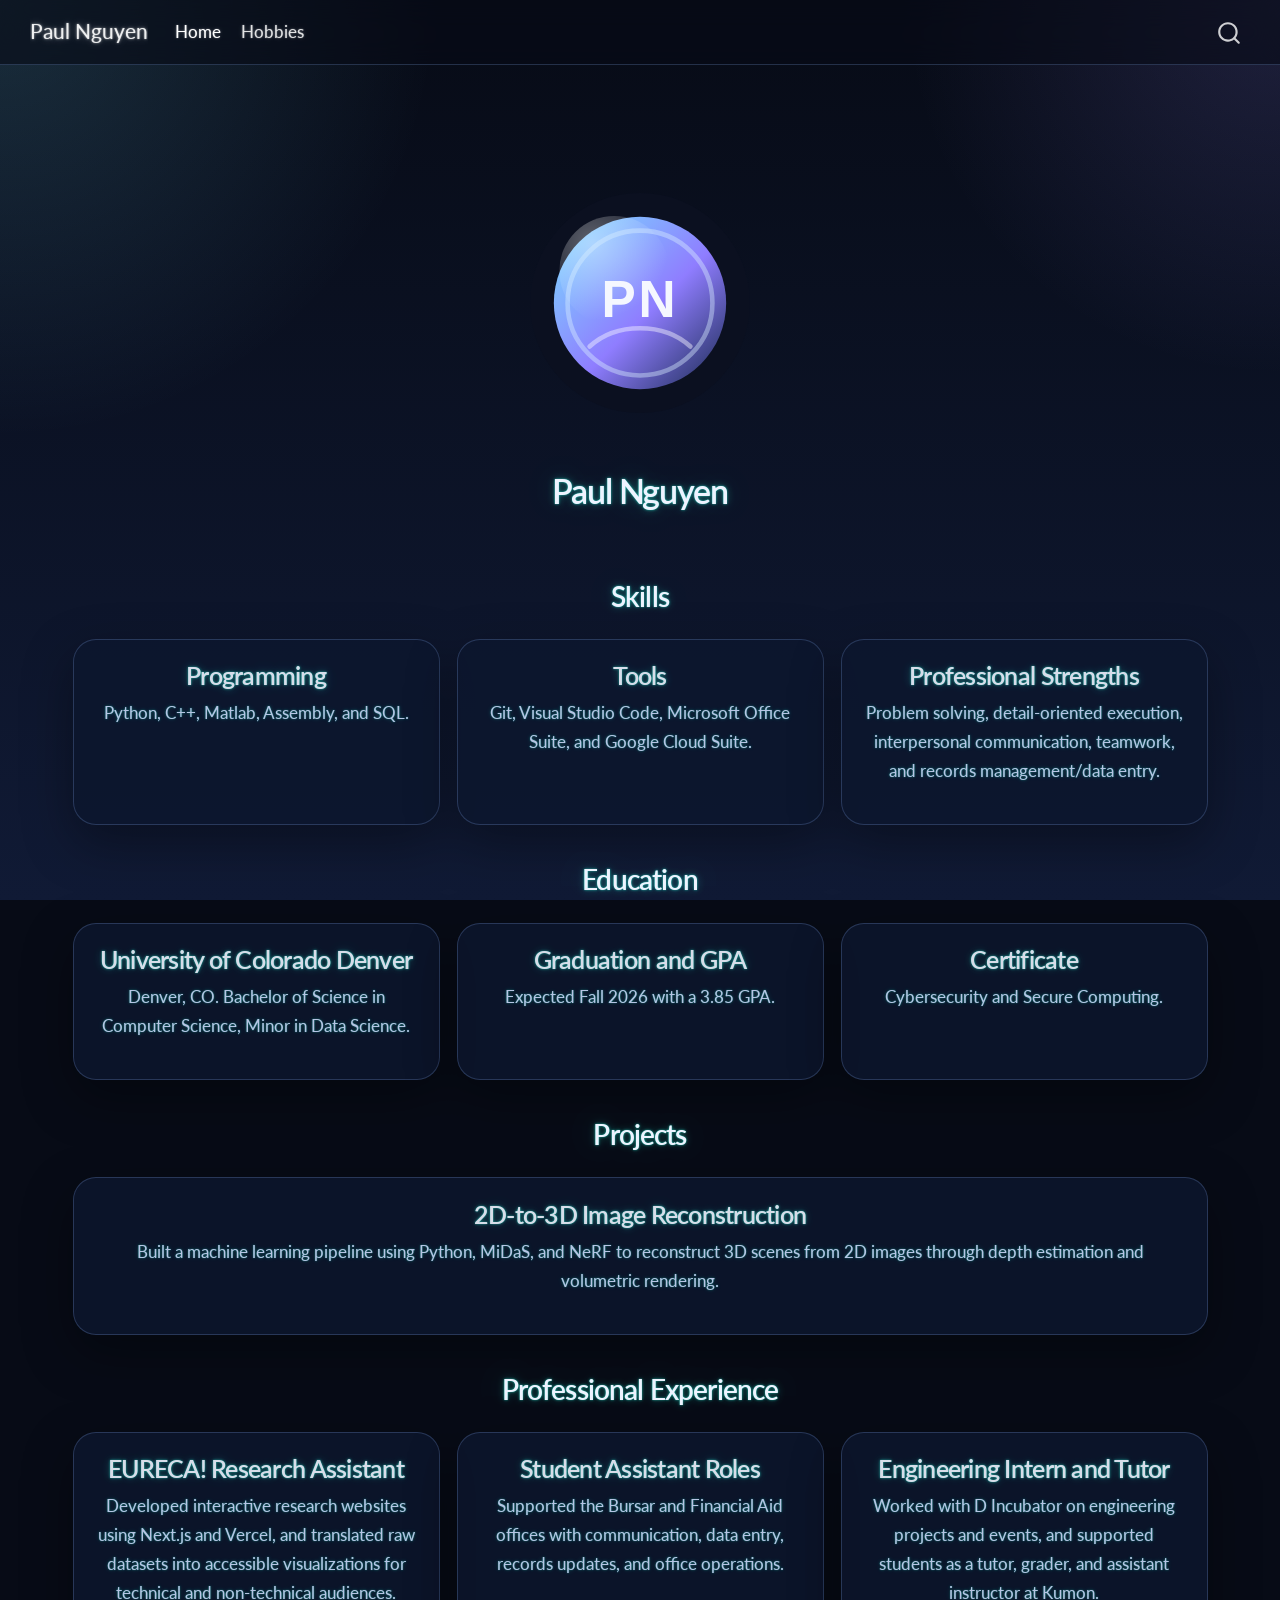
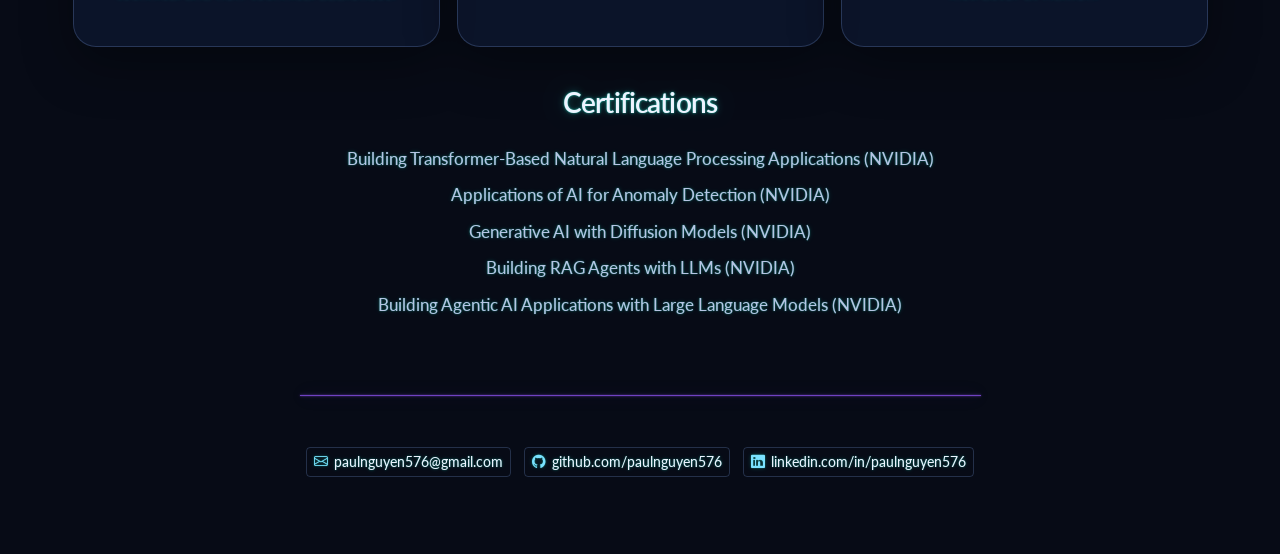
<file: docs/index.html>
<!DOCTYPE html>
<html xmlns="http://www.w3.org/1999/xhtml" lang="en" xml:lang="en"><head>

<meta charset="utf-8">
<meta name="generator" content="quarto-1.9.37">

<meta name="viewport" content="width=device-width, initial-scale=1.0, user-scalable=yes">


<title>Paul Nguyen</title>
<style>
/* Default styles provided by pandoc.
** See https://pandoc.org/MANUAL.html#variables-for-html for config info.
*/
code{white-space: pre-wrap;}
span.smallcaps{font-variant: small-caps;}
div.columns{display: flex; gap: min(4vw, 1.5em);}
div.column{flex: auto; overflow-x: auto;}
div.hanging-indent{margin-left: 1.5em; text-indent: -1.5em;}
ul.task-list{list-style: none;}
ul.task-list li input[type="checkbox"] {
  width: 0.8em;
  margin: 0 0.8em 0.2em -1em; /* quarto-specific, see https://github.com/quarto-dev/quarto-cli/issues/4556 */ 
  vertical-align: middle;
}
</style>


<script src="site_libs/quarto-nav/quarto-nav.js"></script>
<script src="site_libs/quarto-nav/headroom.min.js"></script>
<script src="site_libs/clipboard/clipboard.min.js"></script>
<script src="site_libs/quarto-search/autocomplete.umd.js"></script>
<script src="site_libs/quarto-search/fuse.min.js"></script>
<script src="site_libs/quarto-search/quarto-search.js"></script>
<meta name="quarto:offset" content="./">
<script src="site_libs/quarto-html/quarto.js" type="module"></script>
<script src="site_libs/quarto-html/tabsets/tabsets.js" type="module"></script>
<script src="site_libs/quarto-html/popper.min.js"></script>
<script src="site_libs/quarto-html/tippy.umd.min.js"></script>
<link href="site_libs/quarto-html/tippy.css" rel="stylesheet">
<link href="site_libs/quarto-html/quarto-syntax-highlighting-dark-d0ae9245876894da5ac7e18953ecc5cc.css" rel="stylesheet" id="quarto-text-highlighting-styles">
<script src="site_libs/bootstrap/bootstrap.min.js"></script>
<link href="site_libs/bootstrap/bootstrap-icons.css" rel="stylesheet">
<link href="site_libs/bootstrap/bootstrap-2fee8176d83b8b83b3f52c1bb3497846.min.css" rel="stylesheet" append-hash="true" id="quarto-bootstrap" data-mode="dark">
<script id="quarto-search-options" type="application/json">{
  "location": "navbar",
  "copy-button": false,
  "collapse-after": 3,
  "panel-placement": "end",
  "type": "overlay",
  "limit": 50,
  "keyboard-shortcut": [
    "f",
    "/",
    "s"
  ],
  "show-item-context": false,
  "language": {
    "search-no-results-text": "No results",
    "search-matching-documents-text": "matching documents",
    "search-copy-link-title": "Copy link to search",
    "search-hide-matches-text": "Hide additional matches",
    "search-more-match-text": "more match in this document",
    "search-more-matches-text": "more matches in this document",
    "search-clear-button-title": "Clear",
    "search-text-placeholder": "",
    "search-detached-cancel-button-title": "Cancel",
    "search-submit-button-title": "Submit",
    "search-label": "Search"
  }
}</script>


<link rel="stylesheet" href="styles.css">
</head>

<body class="nav-fixed quarto-light">

<div id="quarto-search-results"></div>
  <header id="quarto-header" class="headroom fixed-top">
    <nav class="navbar navbar-expand-lg " data-bs-theme="dark">
      <div class="navbar-container container-fluid">
      <div class="navbar-brand-container mx-auto">
    <a class="navbar-brand" href="./index.html">
    <span class="navbar-title">Paul Nguyen</span>
    </a>
  </div>
            <div id="quarto-search" class="" title="Search"></div>
          <button class="navbar-toggler" type="button" data-bs-toggle="collapse" data-bs-target="#navbarCollapse" aria-controls="navbarCollapse" role="menu" aria-expanded="false" aria-label="Toggle navigation" onclick="if (window.quartoToggleHeadroom) { window.quartoToggleHeadroom(); }">
  <span class="navbar-toggler-icon"></span>
</button>
          <div class="collapse navbar-collapse" id="navbarCollapse">
            <ul class="navbar-nav navbar-nav-scroll me-auto">
  <li class="nav-item">
    <a class="nav-link active" href="./index.html" aria-current="page"> 
<span class="menu-text">Home</span></a>
  </li>  
  <li class="nav-item">
    <a class="nav-link" href="./hobbies.html"> 
<span class="menu-text">Hobbies</span></a>
  </li>  
</ul>
          </div> <!-- /navcollapse -->
            <div class="quarto-navbar-tools">
</div>
      </div> <!-- /container-fluid -->
    </nav>
</header>
<!-- content -->
<div id="quarto-content" class="quarto-container page-columns page-rows-contents page-layout-full page-navbar">
<!-- sidebar -->
<!-- margin-sidebar -->
    
<!-- main -->
<div class="quarto-about-jolla column-page">
  <img src="assets/avatar.svg" alt="Abstract profile illustration with the initials PN" class="about-image
  round " style="height: 220px; width: 220px;">
 <header id="title-block-header" class="quarto-title-block default">
<div class="quarto-title">
<h1 class="title">Paul Nguyen</h1>
</div>
<div class="quarto-title-meta column-page">
  </div>
</header><main class="content column-page" id="quarto-document-content">
<section id="skills" class="level2">
<h2 data-anchor-id="skills">Skills</h2>
<div class="card-grid skills-grid">
<section id="programming" class="level3 info-card">
<h3 data-anchor-id="programming">Programming</h3>
<p>Python, C++, Matlab, Assembly, and SQL.</p>
</section>
<section id="tools" class="level3 info-card">
<h3 data-anchor-id="tools">Tools</h3>
<p>Git, Visual Studio Code, Microsoft Office Suite, and Google Cloud Suite.</p>
</section>
<section id="professional-strengths" class="level3 info-card">
<h3 data-anchor-id="professional-strengths">Professional Strengths</h3>
<p>Problem solving, detail-oriented execution, interpersonal communication, teamwork, and records management/data entry.</p>
</section>
</div>
</section>
<section id="education" class="level2">
<h2 data-anchor-id="education">Education</h2>
<div class="card-grid education-grid">
<section id="university-of-colorado-denver" class="level3 info-card">
<h3 data-anchor-id="university-of-colorado-denver">University of Colorado Denver</h3>
<p>Denver, CO. Bachelor of Science in Computer Science, Minor in Data Science.</p>
</section>
<section id="graduation-and-gpa" class="level3 info-card">
<h3 data-anchor-id="graduation-and-gpa">Graduation and GPA</h3>
<p>Expected Fall 2026 with a 3.85 GPA.</p>
</section>
<section id="certificate" class="level3 info-card">
<h3 data-anchor-id="certificate">Certificate</h3>
<p>Cybersecurity and Secure Computing.</p>
</section>
</div>
</section>
<section id="projects" class="level2">
<h2 data-anchor-id="projects">Projects</h2>
<section id="d-to-3d-image-reconstruction" class="level3 info-card">
<h3 data-anchor-id="d-to-3d-image-reconstruction">2D-to-3D Image Reconstruction</h3>
<p>Built a machine learning pipeline using Python, MiDaS, and NeRF to reconstruct 3D scenes from 2D images through depth estimation and volumetric rendering.</p>
</section>
</section>
<section id="professional-experience" class="level2">
<h2 data-anchor-id="professional-experience">Professional Experience</h2>
<div class="card-grid">
<section id="eureca-research-assistant" class="level3 info-card">
<h3 data-anchor-id="eureca-research-assistant">EURECA! Research Assistant</h3>
<p>Developed interactive research websites using Next.js and Vercel, and translated raw datasets into accessible visualizations for technical and non-technical audiences.</p>
</section>
<section id="student-assistant-roles" class="level3 info-card">
<h3 data-anchor-id="student-assistant-roles">Student Assistant Roles</h3>
<p>Supported the Bursar and Financial Aid offices with communication, data entry, records updates, and office operations.</p>
</section>
<section id="engineering-intern-and-tutor" class="level3 info-card">
<h3 data-anchor-id="engineering-intern-and-tutor">Engineering Intern and Tutor</h3>
<p>Worked with D Incubator on engineering projects and events, and supported students as a tutor, grader, and assistant instructor at Kumon.</p>
</section>
</div>
</section>
<section id="certifications" class="level2">
<h2 data-anchor-id="certifications">Certifications</h2>
<div class="cert-list">
<p>Building Transformer-Based Natural Language Processing Applications (NVIDIA)</p>
<p>Applications of AI for Anomaly Detection (NVIDIA)</p>
<p>Generative AI with Diffusion Models (NVIDIA)</p>
<p>Building RAG Agents with LLMs (NVIDIA)</p>
<p>Building Agentic AI Applications with Large Language Models (NVIDIA)</p>
</div>


</section>
</main> 
  <hr class="about-sep">
   <div class="about-links">
  <a href="mailto:paulnguyen576@gmail.com" class="about-link" rel="" target="">
    <i class="bi bi-envelope"></i>
     <span class="about-link-text">paulnguyen576@gmail.com</span>
  </a>
  <a href="https://github.com/paulnguyen576" class="about-link" rel="" target="">
    <i class="bi bi-github"></i>
     <span class="about-link-text">github.com/paulnguyen576</span>
  </a>
  <a href="https://www.linkedin.com/in/paulnguyen576" class="about-link" rel="" target="">
    <i class="bi bi-linkedin"></i>
     <span class="about-link-text">linkedin.com/in/paulnguyen576</span>
  </a>
</div>
</div>
 <!-- /main -->
<script id="quarto-html-after-body" type="application/javascript">
  window.document.addEventListener("DOMContentLoaded", function (event) {
    const isCodeAnnotation = (el) => {
      for (const clz of el.classList) {
        if (clz.startsWith('code-annotation-')) {                     
          return true;
        }
      }
      return false;
    }
    const onCopySuccess = function(e) {
      // button target
      const button = e.trigger;
      // don't keep focus
      button.blur();
      // flash "checked"
      button.classList.add('code-copy-button-checked');
      var currentTitle = button.getAttribute("title");
      button.setAttribute("title", "Copied!");
      let tooltip;
      if (window.bootstrap) {
        button.setAttribute("data-bs-toggle", "tooltip");
        button.setAttribute("data-bs-placement", "left");
        button.setAttribute("data-bs-title", "Copied!");
        tooltip = new bootstrap.Tooltip(button, 
          { trigger: "manual", 
            customClass: "code-copy-button-tooltip",
            offset: [0, -8]});
        tooltip.show();    
      }
      setTimeout(function() {
        if (tooltip) {
          tooltip.hide();
          button.removeAttribute("data-bs-title");
          button.removeAttribute("data-bs-toggle");
          button.removeAttribute("data-bs-placement");
        }
        button.setAttribute("title", currentTitle);
        button.classList.remove('code-copy-button-checked');
      }, 1000);
      // clear code selection
      e.clearSelection();
    }
    const getTextToCopy = function(trigger) {
      const outerScaffold = trigger.parentElement.cloneNode(true);
      const codeEl = outerScaffold.querySelector('code');
      for (const childEl of codeEl.children) {
        if (isCodeAnnotation(childEl)) {
          childEl.remove();
        }
      }
      return codeEl.innerText;
    }
    const clipboard = new window.ClipboardJS('.code-copy-button:not([data-in-quarto-modal])', {
      text: getTextToCopy
    });
    clipboard.on('success', onCopySuccess);
    if (window.document.getElementById('quarto-embedded-source-code-modal')) {
      const clipboardModal = new window.ClipboardJS('.code-copy-button[data-in-quarto-modal]', {
        text: getTextToCopy,
        container: window.document.getElementById('quarto-embedded-source-code-modal')
      });
      clipboardModal.on('success', onCopySuccess);
    }
      var localhostRegex = new RegExp(/^(?:http|https):\/\/localhost\:?[0-9]*\//);
      var mailtoRegex = new RegExp(/^mailto:/);
        var filterRegex = new RegExp('/' + window.location.host + '/');
      var isInternal = (href) => {
          return filterRegex.test(href) || localhostRegex.test(href) || mailtoRegex.test(href);
      }
      // Inspect non-navigation links and adorn them if external
     var links = window.document.querySelectorAll('a[href]:not(.nav-link):not(.navbar-brand):not(.toc-action):not(.sidebar-link):not(.sidebar-item-toggle):not(.pagination-link):not(.no-external):not([aria-hidden]):not(.dropdown-item):not(.quarto-navigation-tool):not(.about-link)');
      for (var i=0; i<links.length; i++) {
        const link = links[i];
        if (!isInternal(link.href)) {
          // undo the damage that might have been done by quarto-nav.js in the case of
          // links that we want to consider external
          if (link.dataset.originalHref !== undefined) {
            link.href = link.dataset.originalHref;
          }
        }
      }
    function tippyHover(el, contentFn, onTriggerFn, onUntriggerFn) {
      const config = {
        allowHTML: true,
        maxWidth: 500,
        delay: 100,
        arrow: false,
        appendTo: function(el) {
            return el.parentElement;
        },
        interactive: true,
        interactiveBorder: 10,
        theme: 'quarto',
        placement: 'bottom-start',
      };
      if (contentFn) {
        config.content = contentFn;
      }
      if (onTriggerFn) {
        config.onTrigger = onTriggerFn;
      }
      if (onUntriggerFn) {
        config.onUntrigger = onUntriggerFn;
      }
      window.tippy(el, config); 
    }
    const noterefs = window.document.querySelectorAll('a[role="doc-noteref"]');
    for (var i=0; i<noterefs.length; i++) {
      const ref = noterefs[i];
      tippyHover(ref, function() {
        // use id or data attribute instead here
        let href = ref.getAttribute('data-footnote-href') || ref.getAttribute('href');
        try { href = new URL(href).hash; } catch {}
        const id = href.replace(/^#\/?/, "");
        const note = window.document.getElementById(id);
        if (note) {
          return note.innerHTML;
        } else {
          return "";
        }
      });
    }
    const xrefs = window.document.querySelectorAll('a.quarto-xref');
    const processXRef = (id, note) => {
      // Strip column container classes
      const stripColumnClz = (el) => {
        el.classList.remove("page-full", "page-columns");
        if (el.children) {
          for (const child of el.children) {
            stripColumnClz(child);
          }
        }
      }
      stripColumnClz(note)
      if (id === null || id.startsWith('sec-')) {
        // Special case sections, only their first couple elements
        const container = document.createElement("div");
        if (note.children && note.children.length > 2) {
          container.appendChild(note.children[0].cloneNode(true));
          for (let i = 1; i < note.children.length; i++) {
            const child = note.children[i];
            if (child.tagName === "P" && child.innerText === "") {
              continue;
            } else {
              container.appendChild(child.cloneNode(true));
              break;
            }
          }
          if (window.Quarto?.typesetMath) {
            window.Quarto.typesetMath(container);
          }
          return container.innerHTML
        } else {
          if (window.Quarto?.typesetMath) {
            window.Quarto.typesetMath(note);
          }
          return note.innerHTML;
        }
      } else {
        // Remove any anchor links if they are present
        const anchorLink = note.querySelector('a.anchorjs-link');
        if (anchorLink) {
          anchorLink.remove();
        }
        if (window.Quarto?.typesetMath) {
          window.Quarto.typesetMath(note);
        }
        if (note.classList.contains("callout")) {
          return note.outerHTML;
        } else {
          return note.innerHTML;
        }
      }
    }
    for (var i=0; i<xrefs.length; i++) {
      const xref = xrefs[i];
      tippyHover(xref, undefined, function(instance) {
        instance.disable();
        let url = xref.getAttribute('href');
        let hash = undefined; 
        if (url.startsWith('#')) {
          hash = url;
        } else {
          try { hash = new URL(url).hash; } catch {}
        }
        if (hash) {
          const id = hash.replace(/^#\/?/, "");
          const note = window.document.getElementById(id);
          if (note !== null) {
            try {
              const html = processXRef(id, note.cloneNode(true));
              instance.setContent(html);
            } finally {
              instance.enable();
              instance.show();
            }
          } else {
            // See if we can fetch this
            fetch(url.split('#')[0])
            .then(res => res.text())
            .then(html => {
              const parser = new DOMParser();
              const htmlDoc = parser.parseFromString(html, "text/html");
              const note = htmlDoc.getElementById(id);
              if (note !== null) {
                const html = processXRef(id, note);
                instance.setContent(html);
              } 
            }).finally(() => {
              instance.enable();
              instance.show();
            });
          }
        } else {
          // See if we can fetch a full url (with no hash to target)
          // This is a special case and we should probably do some content thinning / targeting
          fetch(url)
          .then(res => res.text())
          .then(html => {
            const parser = new DOMParser();
            const htmlDoc = parser.parseFromString(html, "text/html");
            const note = htmlDoc.querySelector('main.content');
            if (note !== null) {
              // This should only happen for chapter cross references
              // (since there is no id in the URL)
              // remove the first header
              if (note.children.length > 0 && note.children[0].tagName === "HEADER") {
                note.children[0].remove();
              }
              const html = processXRef(null, note);
              instance.setContent(html);
            } 
          }).finally(() => {
            instance.enable();
            instance.show();
          });
        }
      }, function(instance) {
      });
    }
        let selectedAnnoteEl;
        const selectorForAnnotation = ( cell, annotation) => {
          let cellAttr = 'data-code-cell="' + cell + '"';
          let lineAttr = 'data-code-annotation="' +  annotation + '"';
          const selector = 'span[' + cellAttr + '][' + lineAttr + ']';
          return selector;
        }
        const selectCodeLines = (annoteEl) => {
          const doc = window.document;
          const targetCell = annoteEl.getAttribute("data-target-cell");
          const targetAnnotation = annoteEl.getAttribute("data-target-annotation");
          const annoteSpan = window.document.querySelector(selectorForAnnotation(targetCell, targetAnnotation));
          const lines = annoteSpan.getAttribute("data-code-lines").split(",");
          const lineIds = lines.map((line) => {
            return targetCell + "-" + line;
          })
          let top = null;
          let height = null;
          let parent = null;
          if (lineIds.length > 0) {
              //compute the position of the single el (top and bottom and make a div)
              const el = window.document.getElementById(lineIds[0]);
              top = el.offsetTop;
              height = el.offsetHeight;
              parent = el.parentElement.parentElement;
            if (lineIds.length > 1) {
              const lastEl = window.document.getElementById(lineIds[lineIds.length - 1]);
              const bottom = lastEl.offsetTop + lastEl.offsetHeight;
              height = bottom - top;
            }
            if (top !== null && height !== null && parent !== null) {
              // cook up a div (if necessary) and position it 
              let div = window.document.getElementById("code-annotation-line-highlight");
              if (div === null) {
                div = window.document.createElement("div");
                div.setAttribute("id", "code-annotation-line-highlight");
                div.style.position = 'absolute';
                parent.appendChild(div);
              }
              div.style.top = top - 2 + "px";
              div.style.height = height + 4 + "px";
              div.style.left = 0;
              let gutterDiv = window.document.getElementById("code-annotation-line-highlight-gutter");
              if (gutterDiv === null) {
                gutterDiv = window.document.createElement("div");
                gutterDiv.setAttribute("id", "code-annotation-line-highlight-gutter");
                gutterDiv.style.position = 'absolute';
                const codeCell = window.document.getElementById(targetCell);
                const gutter = codeCell.querySelector('.code-annotation-gutter');
                gutter.appendChild(gutterDiv);
              }
              gutterDiv.style.top = top - 2 + "px";
              gutterDiv.style.height = height + 4 + "px";
            }
            selectedAnnoteEl = annoteEl;
          }
        };
        const unselectCodeLines = () => {
          const elementsIds = ["code-annotation-line-highlight", "code-annotation-line-highlight-gutter"];
          elementsIds.forEach((elId) => {
            const div = window.document.getElementById(elId);
            if (div) {
              div.remove();
            }
          });
          selectedAnnoteEl = undefined;
        };
          // Handle positioning of the toggle
      window.addEventListener(
        "resize",
        throttle(() => {
          elRect = undefined;
          if (selectedAnnoteEl) {
            selectCodeLines(selectedAnnoteEl);
          }
        }, 10)
      );
      function throttle(fn, ms) {
      let throttle = false;
      let timer;
        return (...args) => {
          if(!throttle) { // first call gets through
              fn.apply(this, args);
              throttle = true;
          } else { // all the others get throttled
              if(timer) clearTimeout(timer); // cancel #2
              timer = setTimeout(() => {
                fn.apply(this, args);
                timer = throttle = false;
              }, ms);
          }
        };
      }
        // Attach click handler to the DT
        const annoteDls = window.document.querySelectorAll('dt[data-target-cell]');
        for (const annoteDlNode of annoteDls) {
          annoteDlNode.addEventListener('click', (event) => {
            const clickedEl = event.target;
            if (clickedEl !== selectedAnnoteEl) {
              unselectCodeLines();
              const activeEl = window.document.querySelector('dt[data-target-cell].code-annotation-active');
              if (activeEl) {
                activeEl.classList.remove('code-annotation-active');
              }
              selectCodeLines(clickedEl);
              clickedEl.classList.add('code-annotation-active');
            } else {
              // Unselect the line
              unselectCodeLines();
              clickedEl.classList.remove('code-annotation-active');
            }
          });
        }
    const findCites = (el) => {
      const parentEl = el.parentElement;
      if (parentEl) {
        const cites = parentEl.dataset.cites;
        if (cites) {
          return {
            el,
            cites: cites.split(' ')
          };
        } else {
          return findCites(el.parentElement)
        }
      } else {
        return undefined;
      }
    };
    var bibliorefs = window.document.querySelectorAll('a[role="doc-biblioref"]');
    for (var i=0; i<bibliorefs.length; i++) {
      const ref = bibliorefs[i];
      const citeInfo = findCites(ref);
      if (citeInfo) {
        tippyHover(citeInfo.el, function() {
          var popup = window.document.createElement('div');
          citeInfo.cites.forEach(function(cite) {
            var citeDiv = window.document.createElement('div');
            citeDiv.classList.add('hanging-indent');
            citeDiv.classList.add('csl-entry');
            var biblioDiv = window.document.getElementById('ref-' + cite);
            if (biblioDiv) {
              citeDiv.innerHTML = biblioDiv.innerHTML;
            }
            popup.appendChild(citeDiv);
          });
          return popup.innerHTML;
        });
      }
    }
  });
  </script>
</div> <!-- /content -->




</body></html>
</file>
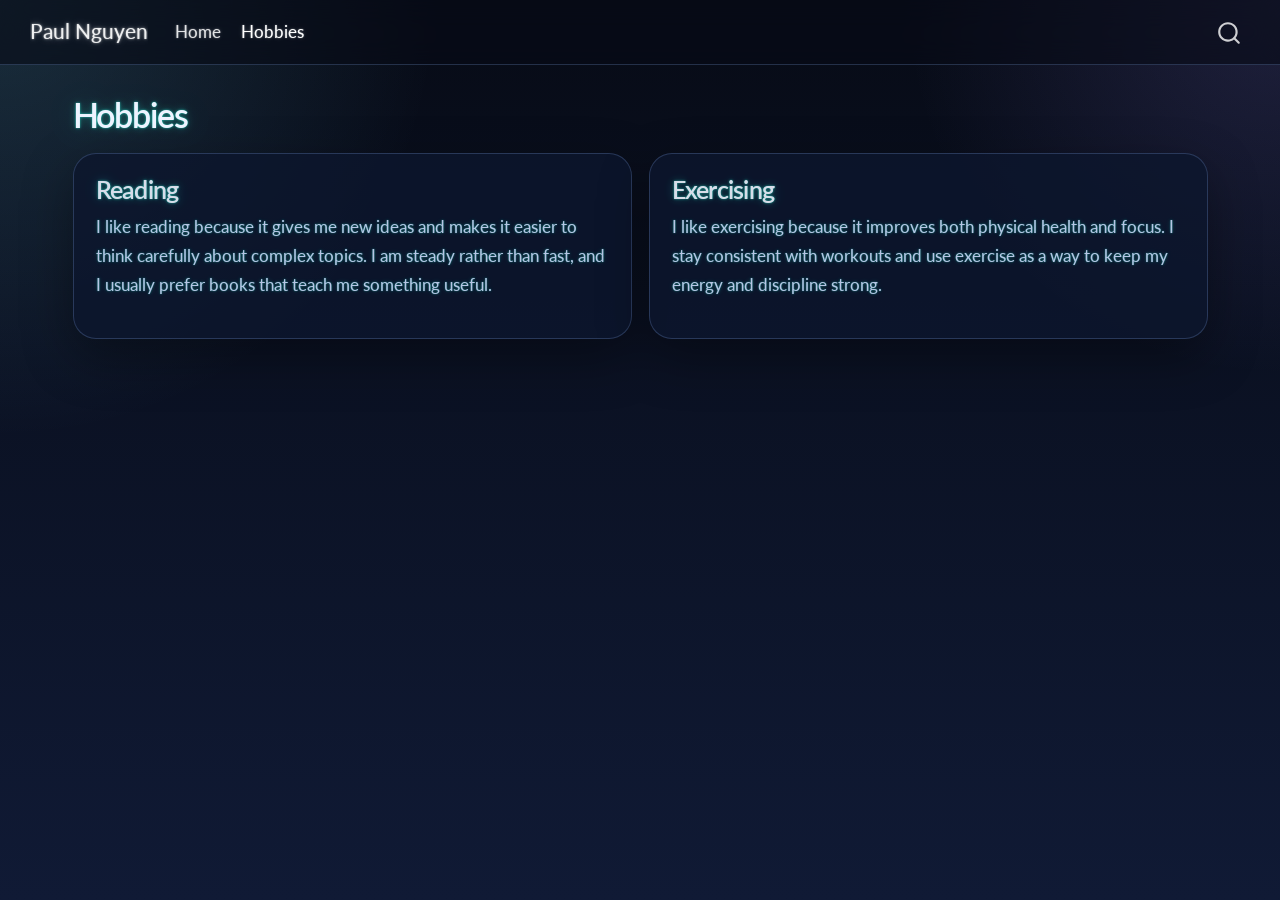
<file: docs/hobbies.html>
<!DOCTYPE html>
<html xmlns="http://www.w3.org/1999/xhtml" lang="en" xml:lang="en"><head>

<meta charset="utf-8">
<meta name="generator" content="quarto-1.9.37">

<meta name="viewport" content="width=device-width, initial-scale=1.0, user-scalable=yes">


<title>Hobbies – Paul Nguyen</title>
<style>
/* Default styles provided by pandoc.
** See https://pandoc.org/MANUAL.html#variables-for-html for config info.
*/
code{white-space: pre-wrap;}
span.smallcaps{font-variant: small-caps;}
div.columns{display: flex; gap: min(4vw, 1.5em);}
div.column{flex: auto; overflow-x: auto;}
div.hanging-indent{margin-left: 1.5em; text-indent: -1.5em;}
ul.task-list{list-style: none;}
ul.task-list li input[type="checkbox"] {
  width: 0.8em;
  margin: 0 0.8em 0.2em -1em; /* quarto-specific, see https://github.com/quarto-dev/quarto-cli/issues/4556 */ 
  vertical-align: middle;
}
</style>


<script src="site_libs/quarto-nav/quarto-nav.js"></script>
<script src="site_libs/quarto-nav/headroom.min.js"></script>
<script src="site_libs/clipboard/clipboard.min.js"></script>
<script src="site_libs/quarto-search/autocomplete.umd.js"></script>
<script src="site_libs/quarto-search/fuse.min.js"></script>
<script src="site_libs/quarto-search/quarto-search.js"></script>
<meta name="quarto:offset" content="./">
<script src="site_libs/quarto-html/quarto.js" type="module"></script>
<script src="site_libs/quarto-html/tabsets/tabsets.js" type="module"></script>
<script src="site_libs/quarto-html/popper.min.js"></script>
<script src="site_libs/quarto-html/tippy.umd.min.js"></script>
<script src="site_libs/quarto-html/anchor.min.js"></script>
<link href="site_libs/quarto-html/tippy.css" rel="stylesheet">
<link href="site_libs/quarto-html/quarto-syntax-highlighting-dark-d0ae9245876894da5ac7e18953ecc5cc.css" rel="stylesheet" id="quarto-text-highlighting-styles">
<script src="site_libs/bootstrap/bootstrap.min.js"></script>
<link href="site_libs/bootstrap/bootstrap-icons.css" rel="stylesheet">
<link href="site_libs/bootstrap/bootstrap-2fee8176d83b8b83b3f52c1bb3497846.min.css" rel="stylesheet" append-hash="true" id="quarto-bootstrap" data-mode="dark">
<script id="quarto-search-options" type="application/json">{
  "location": "navbar",
  "copy-button": false,
  "collapse-after": 3,
  "panel-placement": "end",
  "type": "overlay",
  "limit": 50,
  "keyboard-shortcut": [
    "f",
    "/",
    "s"
  ],
  "show-item-context": false,
  "language": {
    "search-no-results-text": "No results",
    "search-matching-documents-text": "matching documents",
    "search-copy-link-title": "Copy link to search",
    "search-hide-matches-text": "Hide additional matches",
    "search-more-match-text": "more match in this document",
    "search-more-matches-text": "more matches in this document",
    "search-clear-button-title": "Clear",
    "search-text-placeholder": "",
    "search-detached-cancel-button-title": "Cancel",
    "search-submit-button-title": "Submit",
    "search-label": "Search"
  }
}</script>


<link rel="stylesheet" href="styles.css">
</head>

<body class="nav-fixed quarto-light">

<div id="quarto-search-results"></div>
  <header id="quarto-header" class="headroom fixed-top">
    <nav class="navbar navbar-expand-lg " data-bs-theme="dark">
      <div class="navbar-container container-fluid">
      <div class="navbar-brand-container mx-auto">
    <a class="navbar-brand" href="./index.html">
    <span class="navbar-title">Paul Nguyen</span>
    </a>
  </div>
            <div id="quarto-search" class="" title="Search"></div>
          <button class="navbar-toggler" type="button" data-bs-toggle="collapse" data-bs-target="#navbarCollapse" aria-controls="navbarCollapse" role="menu" aria-expanded="false" aria-label="Toggle navigation" onclick="if (window.quartoToggleHeadroom) { window.quartoToggleHeadroom(); }">
  <span class="navbar-toggler-icon"></span>
</button>
          <div class="collapse navbar-collapse" id="navbarCollapse">
            <ul class="navbar-nav navbar-nav-scroll me-auto">
  <li class="nav-item">
    <a class="nav-link" href="./index.html"> 
<span class="menu-text">Home</span></a>
  </li>  
  <li class="nav-item">
    <a class="nav-link active" href="./hobbies.html" aria-current="page"> 
<span class="menu-text">Hobbies</span></a>
  </li>  
</ul>
          </div> <!-- /navcollapse -->
            <div class="quarto-navbar-tools">
</div>
      </div> <!-- /container-fluid -->
    </nav>
</header>
<!-- content -->
<div id="quarto-content" class="quarto-container page-columns page-rows-contents page-layout-full page-navbar">
<!-- sidebar -->
<!-- margin-sidebar -->
    
<!-- main -->
<main class="content column-page" id="quarto-document-content">

<header id="title-block-header" class="quarto-title-block default">
<div class="quarto-title">
<h1 class="title">Hobbies</h1>
</div>



<div class="quarto-title-meta column-page">

    
  
    
  </div>
  


</header>


<div class="hobby-stack">
<section id="reading" class="level3 hobby-card">
<h3 class="anchored" data-anchor-id="reading">Reading</h3>
<p>I like reading because it gives me new ideas and makes it easier to think carefully about complex topics. I am steady rather than fast, and I usually prefer books that teach me something useful.</p>
</section>
<section id="exercising" class="level3 hobby-card">
<h3 class="anchored" data-anchor-id="exercising">Exercising</h3>
<p>I like exercising because it improves both physical health and focus. I stay consistent with workouts and use exercise as a way to keep my energy and discipline strong.</p>
</section>
</div>



</main> <!-- /main -->
<script id="quarto-html-after-body" type="application/javascript">
  window.document.addEventListener("DOMContentLoaded", function (event) {
    const icon = "";
    const anchorJS = new window.AnchorJS();
    anchorJS.options = {
      placement: 'right',
      icon: icon
    };
    anchorJS.add('.anchored');
    const isCodeAnnotation = (el) => {
      for (const clz of el.classList) {
        if (clz.startsWith('code-annotation-')) {                     
          return true;
        }
      }
      return false;
    }
    const onCopySuccess = function(e) {
      // button target
      const button = e.trigger;
      // don't keep focus
      button.blur();
      // flash "checked"
      button.classList.add('code-copy-button-checked');
      var currentTitle = button.getAttribute("title");
      button.setAttribute("title", "Copied!");
      let tooltip;
      if (window.bootstrap) {
        button.setAttribute("data-bs-toggle", "tooltip");
        button.setAttribute("data-bs-placement", "left");
        button.setAttribute("data-bs-title", "Copied!");
        tooltip = new bootstrap.Tooltip(button, 
          { trigger: "manual", 
            customClass: "code-copy-button-tooltip",
            offset: [0, -8]});
        tooltip.show();    
      }
      setTimeout(function() {
        if (tooltip) {
          tooltip.hide();
          button.removeAttribute("data-bs-title");
          button.removeAttribute("data-bs-toggle");
          button.removeAttribute("data-bs-placement");
        }
        button.setAttribute("title", currentTitle);
        button.classList.remove('code-copy-button-checked');
      }, 1000);
      // clear code selection
      e.clearSelection();
    }
    const getTextToCopy = function(trigger) {
      const outerScaffold = trigger.parentElement.cloneNode(true);
      const codeEl = outerScaffold.querySelector('code');
      for (const childEl of codeEl.children) {
        if (isCodeAnnotation(childEl)) {
          childEl.remove();
        }
      }
      return codeEl.innerText;
    }
    const clipboard = new window.ClipboardJS('.code-copy-button:not([data-in-quarto-modal])', {
      text: getTextToCopy
    });
    clipboard.on('success', onCopySuccess);
    if (window.document.getElementById('quarto-embedded-source-code-modal')) {
      const clipboardModal = new window.ClipboardJS('.code-copy-button[data-in-quarto-modal]', {
        text: getTextToCopy,
        container: window.document.getElementById('quarto-embedded-source-code-modal')
      });
      clipboardModal.on('success', onCopySuccess);
    }
      var localhostRegex = new RegExp(/^(?:http|https):\/\/localhost\:?[0-9]*\//);
      var mailtoRegex = new RegExp(/^mailto:/);
        var filterRegex = new RegExp('/' + window.location.host + '/');
      var isInternal = (href) => {
          return filterRegex.test(href) || localhostRegex.test(href) || mailtoRegex.test(href);
      }
      // Inspect non-navigation links and adorn them if external
     var links = window.document.querySelectorAll('a[href]:not(.nav-link):not(.navbar-brand):not(.toc-action):not(.sidebar-link):not(.sidebar-item-toggle):not(.pagination-link):not(.no-external):not([aria-hidden]):not(.dropdown-item):not(.quarto-navigation-tool):not(.about-link)');
      for (var i=0; i<links.length; i++) {
        const link = links[i];
        if (!isInternal(link.href)) {
          // undo the damage that might have been done by quarto-nav.js in the case of
          // links that we want to consider external
          if (link.dataset.originalHref !== undefined) {
            link.href = link.dataset.originalHref;
          }
        }
      }
    function tippyHover(el, contentFn, onTriggerFn, onUntriggerFn) {
      const config = {
        allowHTML: true,
        maxWidth: 500,
        delay: 100,
        arrow: false,
        appendTo: function(el) {
            return el.parentElement;
        },
        interactive: true,
        interactiveBorder: 10,
        theme: 'quarto',
        placement: 'bottom-start',
      };
      if (contentFn) {
        config.content = contentFn;
      }
      if (onTriggerFn) {
        config.onTrigger = onTriggerFn;
      }
      if (onUntriggerFn) {
        config.onUntrigger = onUntriggerFn;
      }
      window.tippy(el, config); 
    }
    const noterefs = window.document.querySelectorAll('a[role="doc-noteref"]');
    for (var i=0; i<noterefs.length; i++) {
      const ref = noterefs[i];
      tippyHover(ref, function() {
        // use id or data attribute instead here
        let href = ref.getAttribute('data-footnote-href') || ref.getAttribute('href');
        try { href = new URL(href).hash; } catch {}
        const id = href.replace(/^#\/?/, "");
        const note = window.document.getElementById(id);
        if (note) {
          return note.innerHTML;
        } else {
          return "";
        }
      });
    }
    const xrefs = window.document.querySelectorAll('a.quarto-xref');
    const processXRef = (id, note) => {
      // Strip column container classes
      const stripColumnClz = (el) => {
        el.classList.remove("page-full", "page-columns");
        if (el.children) {
          for (const child of el.children) {
            stripColumnClz(child);
          }
        }
      }
      stripColumnClz(note)
      if (id === null || id.startsWith('sec-')) {
        // Special case sections, only their first couple elements
        const container = document.createElement("div");
        if (note.children && note.children.length > 2) {
          container.appendChild(note.children[0].cloneNode(true));
          for (let i = 1; i < note.children.length; i++) {
            const child = note.children[i];
            if (child.tagName === "P" && child.innerText === "") {
              continue;
            } else {
              container.appendChild(child.cloneNode(true));
              break;
            }
          }
          if (window.Quarto?.typesetMath) {
            window.Quarto.typesetMath(container);
          }
          return container.innerHTML
        } else {
          if (window.Quarto?.typesetMath) {
            window.Quarto.typesetMath(note);
          }
          return note.innerHTML;
        }
      } else {
        // Remove any anchor links if they are present
        const anchorLink = note.querySelector('a.anchorjs-link');
        if (anchorLink) {
          anchorLink.remove();
        }
        if (window.Quarto?.typesetMath) {
          window.Quarto.typesetMath(note);
        }
        if (note.classList.contains("callout")) {
          return note.outerHTML;
        } else {
          return note.innerHTML;
        }
      }
    }
    for (var i=0; i<xrefs.length; i++) {
      const xref = xrefs[i];
      tippyHover(xref, undefined, function(instance) {
        instance.disable();
        let url = xref.getAttribute('href');
        let hash = undefined; 
        if (url.startsWith('#')) {
          hash = url;
        } else {
          try { hash = new URL(url).hash; } catch {}
        }
        if (hash) {
          const id = hash.replace(/^#\/?/, "");
          const note = window.document.getElementById(id);
          if (note !== null) {
            try {
              const html = processXRef(id, note.cloneNode(true));
              instance.setContent(html);
            } finally {
              instance.enable();
              instance.show();
            }
          } else {
            // See if we can fetch this
            fetch(url.split('#')[0])
            .then(res => res.text())
            .then(html => {
              const parser = new DOMParser();
              const htmlDoc = parser.parseFromString(html, "text/html");
              const note = htmlDoc.getElementById(id);
              if (note !== null) {
                const html = processXRef(id, note);
                instance.setContent(html);
              } 
            }).finally(() => {
              instance.enable();
              instance.show();
            });
          }
        } else {
          // See if we can fetch a full url (with no hash to target)
          // This is a special case and we should probably do some content thinning / targeting
          fetch(url)
          .then(res => res.text())
          .then(html => {
            const parser = new DOMParser();
            const htmlDoc = parser.parseFromString(html, "text/html");
            const note = htmlDoc.querySelector('main.content');
            if (note !== null) {
              // This should only happen for chapter cross references
              // (since there is no id in the URL)
              // remove the first header
              if (note.children.length > 0 && note.children[0].tagName === "HEADER") {
                note.children[0].remove();
              }
              const html = processXRef(null, note);
              instance.setContent(html);
            } 
          }).finally(() => {
            instance.enable();
            instance.show();
          });
        }
      }, function(instance) {
      });
    }
        let selectedAnnoteEl;
        const selectorForAnnotation = ( cell, annotation) => {
          let cellAttr = 'data-code-cell="' + cell + '"';
          let lineAttr = 'data-code-annotation="' +  annotation + '"';
          const selector = 'span[' + cellAttr + '][' + lineAttr + ']';
          return selector;
        }
        const selectCodeLines = (annoteEl) => {
          const doc = window.document;
          const targetCell = annoteEl.getAttribute("data-target-cell");
          const targetAnnotation = annoteEl.getAttribute("data-target-annotation");
          const annoteSpan = window.document.querySelector(selectorForAnnotation(targetCell, targetAnnotation));
          const lines = annoteSpan.getAttribute("data-code-lines").split(",");
          const lineIds = lines.map((line) => {
            return targetCell + "-" + line;
          })
          let top = null;
          let height = null;
          let parent = null;
          if (lineIds.length > 0) {
              //compute the position of the single el (top and bottom and make a div)
              const el = window.document.getElementById(lineIds[0]);
              top = el.offsetTop;
              height = el.offsetHeight;
              parent = el.parentElement.parentElement;
            if (lineIds.length > 1) {
              const lastEl = window.document.getElementById(lineIds[lineIds.length - 1]);
              const bottom = lastEl.offsetTop + lastEl.offsetHeight;
              height = bottom - top;
            }
            if (top !== null && height !== null && parent !== null) {
              // cook up a div (if necessary) and position it 
              let div = window.document.getElementById("code-annotation-line-highlight");
              if (div === null) {
                div = window.document.createElement("div");
                div.setAttribute("id", "code-annotation-line-highlight");
                div.style.position = 'absolute';
                parent.appendChild(div);
              }
              div.style.top = top - 2 + "px";
              div.style.height = height + 4 + "px";
              div.style.left = 0;
              let gutterDiv = window.document.getElementById("code-annotation-line-highlight-gutter");
              if (gutterDiv === null) {
                gutterDiv = window.document.createElement("div");
                gutterDiv.setAttribute("id", "code-annotation-line-highlight-gutter");
                gutterDiv.style.position = 'absolute';
                const codeCell = window.document.getElementById(targetCell);
                const gutter = codeCell.querySelector('.code-annotation-gutter');
                gutter.appendChild(gutterDiv);
              }
              gutterDiv.style.top = top - 2 + "px";
              gutterDiv.style.height = height + 4 + "px";
            }
            selectedAnnoteEl = annoteEl;
          }
        };
        const unselectCodeLines = () => {
          const elementsIds = ["code-annotation-line-highlight", "code-annotation-line-highlight-gutter"];
          elementsIds.forEach((elId) => {
            const div = window.document.getElementById(elId);
            if (div) {
              div.remove();
            }
          });
          selectedAnnoteEl = undefined;
        };
          // Handle positioning of the toggle
      window.addEventListener(
        "resize",
        throttle(() => {
          elRect = undefined;
          if (selectedAnnoteEl) {
            selectCodeLines(selectedAnnoteEl);
          }
        }, 10)
      );
      function throttle(fn, ms) {
      let throttle = false;
      let timer;
        return (...args) => {
          if(!throttle) { // first call gets through
              fn.apply(this, args);
              throttle = true;
          } else { // all the others get throttled
              if(timer) clearTimeout(timer); // cancel #2
              timer = setTimeout(() => {
                fn.apply(this, args);
                timer = throttle = false;
              }, ms);
          }
        };
      }
        // Attach click handler to the DT
        const annoteDls = window.document.querySelectorAll('dt[data-target-cell]');
        for (const annoteDlNode of annoteDls) {
          annoteDlNode.addEventListener('click', (event) => {
            const clickedEl = event.target;
            if (clickedEl !== selectedAnnoteEl) {
              unselectCodeLines();
              const activeEl = window.document.querySelector('dt[data-target-cell].code-annotation-active');
              if (activeEl) {
                activeEl.classList.remove('code-annotation-active');
              }
              selectCodeLines(clickedEl);
              clickedEl.classList.add('code-annotation-active');
            } else {
              // Unselect the line
              unselectCodeLines();
              clickedEl.classList.remove('code-annotation-active');
            }
          });
        }
    const findCites = (el) => {
      const parentEl = el.parentElement;
      if (parentEl) {
        const cites = parentEl.dataset.cites;
        if (cites) {
          return {
            el,
            cites: cites.split(' ')
          };
        } else {
          return findCites(el.parentElement)
        }
      } else {
        return undefined;
      }
    };
    var bibliorefs = window.document.querySelectorAll('a[role="doc-biblioref"]');
    for (var i=0; i<bibliorefs.length; i++) {
      const ref = bibliorefs[i];
      const citeInfo = findCites(ref);
      if (citeInfo) {
        tippyHover(citeInfo.el, function() {
          var popup = window.document.createElement('div');
          citeInfo.cites.forEach(function(cite) {
            var citeDiv = window.document.createElement('div');
            citeDiv.classList.add('hanging-indent');
            citeDiv.classList.add('csl-entry');
            var biblioDiv = window.document.getElementById('ref-' + cite);
            if (biblioDiv) {
              citeDiv.innerHTML = biblioDiv.innerHTML;
            }
            popup.appendChild(citeDiv);
          });
          return popup.innerHTML;
        });
      }
    }
  });
  </script>
</div> <!-- /content -->




</body></html>
</file>
<file: docs/site_libs/quarto-html/tippy.css>
.tippy-box[data-animation=fade][data-state=hidden]{opacity:0}[data-tippy-root]{max-width:calc(100vw - 10px)}.tippy-box{position:relative;background-color:#333;color:#fff;border-radius:4px;font-size:14px;line-height:1.4;white-space:normal;outline:0;transition-property:transform,visibility,opacity}.tippy-box[data-placement^=top]>.tippy-arrow{bottom:0}.tippy-box[data-placement^=top]>.tippy-arrow:before{bottom:-7px;left:0;border-width:8px 8px 0;border-top-color:initial;transform-origin:center top}.tippy-box[data-placement^=bottom]>.tippy-arrow{top:0}.tippy-box[data-placement^=bottom]>.tippy-arrow:before{top:-7px;left:0;border-width:0 8px 8px;border-bottom-color:initial;transform-origin:center bottom}.tippy-box[data-placement^=left]>.tippy-arrow{right:0}.tippy-box[data-placement^=left]>.tippy-arrow:before{border-width:8px 0 8px 8px;border-left-color:initial;right:-7px;transform-origin:center left}.tippy-box[data-placement^=right]>.tippy-arrow{left:0}.tippy-box[data-placement^=right]>.tippy-arrow:before{left:-7px;border-width:8px 8px 8px 0;border-right-color:initial;transform-origin:center right}.tippy-box[data-inertia][data-state=visible]{transition-timing-function:cubic-bezier(.54,1.5,.38,1.11)}.tippy-arrow{width:16px;height:16px;color:#333}.tippy-arrow:before{content:"";position:absolute;border-color:transparent;border-style:solid}.tippy-content{position:relative;padding:5px 9px;z-index:1}
</file>
<file: docs/site_libs/quarto-html/quarto-syntax-highlighting-dark-d0ae9245876894da5ac7e18953ecc5cc.css>
/* quarto syntax highlight colors */
:root {
  --quarto-hl-al-color: #f07178;
  --quarto-hl-an-color: #d4d0ab;
  --quarto-hl-at-color: #00e0e0;
  --quarto-hl-bn-color: #d4d0ab;
  --quarto-hl-bu-color: #abe338;
  --quarto-hl-ch-color: #abe338;
  --quarto-hl-co-color: #f8f8f2;
  --quarto-hl-cv-color: #ffd700;
  --quarto-hl-cn-color: #ffd700;
  --quarto-hl-cf-color: #ffa07a;
  --quarto-hl-dt-color: #ffa07a;
  --quarto-hl-dv-color: #d4d0ab;
  --quarto-hl-do-color: #f8f8f2;
  --quarto-hl-er-color: #f07178;
  --quarto-hl-ex-color: #00e0e0;
  --quarto-hl-fl-color: #d4d0ab;
  --quarto-hl-fu-color: #ffa07a;
  --quarto-hl-im-color: #abe338;
  --quarto-hl-in-color: #d4d0ab;
  --quarto-hl-kw-color: #ffa07a;
  --quarto-hl-op-color: #ffa07a;
  --quarto-hl-ot-color: #00e0e0;
  --quarto-hl-pp-color: #dcc6e0;
  --quarto-hl-re-color: #00e0e0;
  --quarto-hl-sc-color: #abe338;
  --quarto-hl-ss-color: #abe338;
  --quarto-hl-st-color: #abe338;
  --quarto-hl-va-color: #00e0e0;
  --quarto-hl-vs-color: #abe338;
  --quarto-hl-wa-color: #dcc6e0;
}

/* other quarto variables */
:root {
  --quarto-font-monospace: SFMono-Regular, Menlo, Monaco, Consolas, "Liberation Mono", "Courier New", monospace;
}

/* syntax highlight based on Pandoc's rules */
pre > code.sourceCode > span {
  color: #f8f8f2;
}

code.sourceCode > span {
  color: #f8f8f2;
}

div.sourceCode,
div.sourceCode pre.sourceCode {
  color: #f8f8f2;
}

/* Normal */
code span {
  color: #f8f8f2;
}

/* Alert */
code span.al {
  color: #f07178;
}

/* Annotation */
code span.an {
  color: #d4d0ab;
}

/* Attribute */
code span.at {
  color: #00e0e0;
}

/* BaseN */
code span.bn {
  color: #d4d0ab;
}

/* BuiltIn */
code span.bu {
  color: #abe338;
}

/* ControlFlow */
code span.cf {
  font-weight: bold;
  color: #ffa07a;
}

/* Char */
code span.ch {
  color: #abe338;
}

/* Constant */
code span.cn {
  color: #ffd700;
}

/* Comment */
code span.co {
  font-style: italic;
  color: #f8f8f2;
}

/* CommentVar */
code span.cv {
  color: #ffd700;
}

/* Documentation */
code span.do {
  color: #f8f8f2;
}

/* DataType */
code span.dt {
  color: #ffa07a;
}

/* DecVal */
code span.dv {
  color: #d4d0ab;
}

/* Error */
code span.er {
  color: #f07178;
  text-decoration: underline;
}

/* Extension */
code span.ex {
  font-weight: bold;
  color: #00e0e0;
}

/* Float */
code span.fl {
  color: #d4d0ab;
}

/* Function */
code span.fu {
  color: #ffa07a;
}

/* Import */
code span.im {
  color: #abe338;
}

/* Information */
code span.in {
  color: #d4d0ab;
}

/* Keyword */
code span.kw {
  font-weight: bold;
  color: #ffa07a;
}

/* Operator */
code span.op {
  color: #ffa07a;
}

/* Other */
code span.ot {
  color: #00e0e0;
}

/* Preprocessor */
code span.pp {
  color: #dcc6e0;
}

/* RegionMarker */
code span.re {
  background-color: #f8f8f2;
  color: #00e0e0;
}

/* SpecialChar */
code span.sc {
  color: #abe338;
}

/* SpecialString */
code span.ss {
  color: #abe338;
}

/* String */
code span.st {
  color: #abe338;
}

/* Variable */
code span.va {
  color: #00e0e0;
}

/* VerbatimString */
code span.vs {
  color: #abe338;
}

/* Warning */
code span.wa {
  color: #dcc6e0;
}

.prevent-inlining {
  content: "</";
}

/*# sourceMappingURL=e2dac9153eaf3c552d5043f9565d03d7.css.map */
</file>
<file: docs/styles.css>
:root {
  --site-bg: #070b16;
  --site-bg-2: #101a35;
  --site-surface: rgba(13, 22, 46, 0.82);
  --site-surface-strong: rgba(18, 30, 59, 0.96);
  --site-border: rgba(142, 181, 255, 0.22);
  --site-text: #eef3ff;
  --site-muted: #b7c4e4;
  --site-accent: #7ae1ff;
  --site-accent-2: #9b8cff;
  --site-shadow: 0 18px 50px rgba(0, 0, 0, 0.34);
}

html,
body {
  min-height: 100%;
  background-color: var(--site-bg);
}

body {
  background:
    radial-gradient(circle at top left, rgba(122, 225, 255, 0.16), transparent 28%),
    radial-gradient(circle at top right, rgba(155, 140, 255, 0.16), transparent 24%),
    linear-gradient(180deg, var(--site-bg) 0%, var(--site-bg-2) 100%);
  background-repeat: no-repeat;
  background-attachment: fixed;
  background-size: cover;
  color: var(--site-text);
}

.quarto-container,
#quarto-content,
main.content {
  background: transparent;
}

.navbar, .quarto-title-banner {
  backdrop-filter: blur(14px);
  background: rgba(7, 11, 22, 0.6) !important;
  border-bottom: 1px solid var(--site-border);
}

.quarto-about-jolla {
  gap: 2rem;
}

.quarto-about-jolla .about-entity {
  border: 1px solid var(--site-border);
  border-radius: 1.5rem;
  background: var(--site-surface);
  box-shadow: var(--site-shadow);
  padding: 1.75rem;
}

.quarto-about-jolla .about-image img,
.quarto-about-jolla .about-image svg {
  filter: drop-shadow(0 12px 30px rgba(0, 0, 0, 0.35));
}

.quarto-about-jolla .about-links a {
  color: var(--site-text);
  border-color: var(--site-border);
}

.quarto-about-jolla .about-links a:hover {
  border-color: var(--site-accent);
  color: var(--site-accent);
}

.quarto-about-jolla .about-links .bi {
  color: var(--site-accent);
}

main.content {
  max-width: 1180px;
}

h1, h2, h3 {
  letter-spacing: -0.03em;
}

h2 {
  margin-top: 2.25rem;
  margin-bottom: 1rem;
}

.eyebrow {
  text-transform: uppercase;
  letter-spacing: 0.22em;
  font-size: 0.75rem;
  color: var(--site-accent);
  margin-bottom: 0.75rem;
}

.card-grid,
.hobby-stack {
  display: grid;
  grid-template-columns: repeat(auto-fit, minmax(220px, 1fr));
  gap: 1rem;
}

.info-card,
.hobby-card,
.media-panel {
  border: 1px solid var(--site-border);
  border-radius: 1.35rem;
  background: var(--site-surface);
  box-shadow: var(--site-shadow);
}

.info-card,
.hobby-card {
  padding: 1.25rem 1.3rem;
}

.info-card h3,
.hobby-card h3,
.media-copy h3 {
  margin-top: 0;
}

.media-panel {
  margin-top: 1.5rem;
  padding: 1.25rem;
  display: grid;
  grid-template-columns: minmax(180px, 280px) 1fr;
  gap: 1.5rem;
  align-items: center;
}

.media-panel img {
  width: 100%;
  max-width: 280px;
  margin: 0 auto;
  display: block;
}

.media-copy {
  color: var(--site-muted);
}

.media-copy h3 {
  color: var(--site-text);
}

.card-grid .info-card,
.hobby-card,
.media-panel,
.quarto-about-jolla .about-entity {
  transition: transform 180ms ease, border-color 180ms ease, background 180ms ease;
}

.card-grid .info-card:hover,
.hobby-card:hover,
.media-panel:hover,
.quarto-about-jolla .about-entity:hover {
  transform: translateY(-3px);
  border-color: rgba(122, 225, 255, 0.5);
}

p, li {
  color: var(--site-muted);
  line-height: 1.7;
}

.cert-list {
  text-align: center;
}

.cert-list p {
  margin: 0.45rem 0;
}

@media (max-width: 720px) {
  .media-panel {
    grid-template-columns: 1fr;
    text-align: left;
  }

  .quarto-about-jolla .about-entity {
    padding: 1.25rem;
  }
}
</file>
